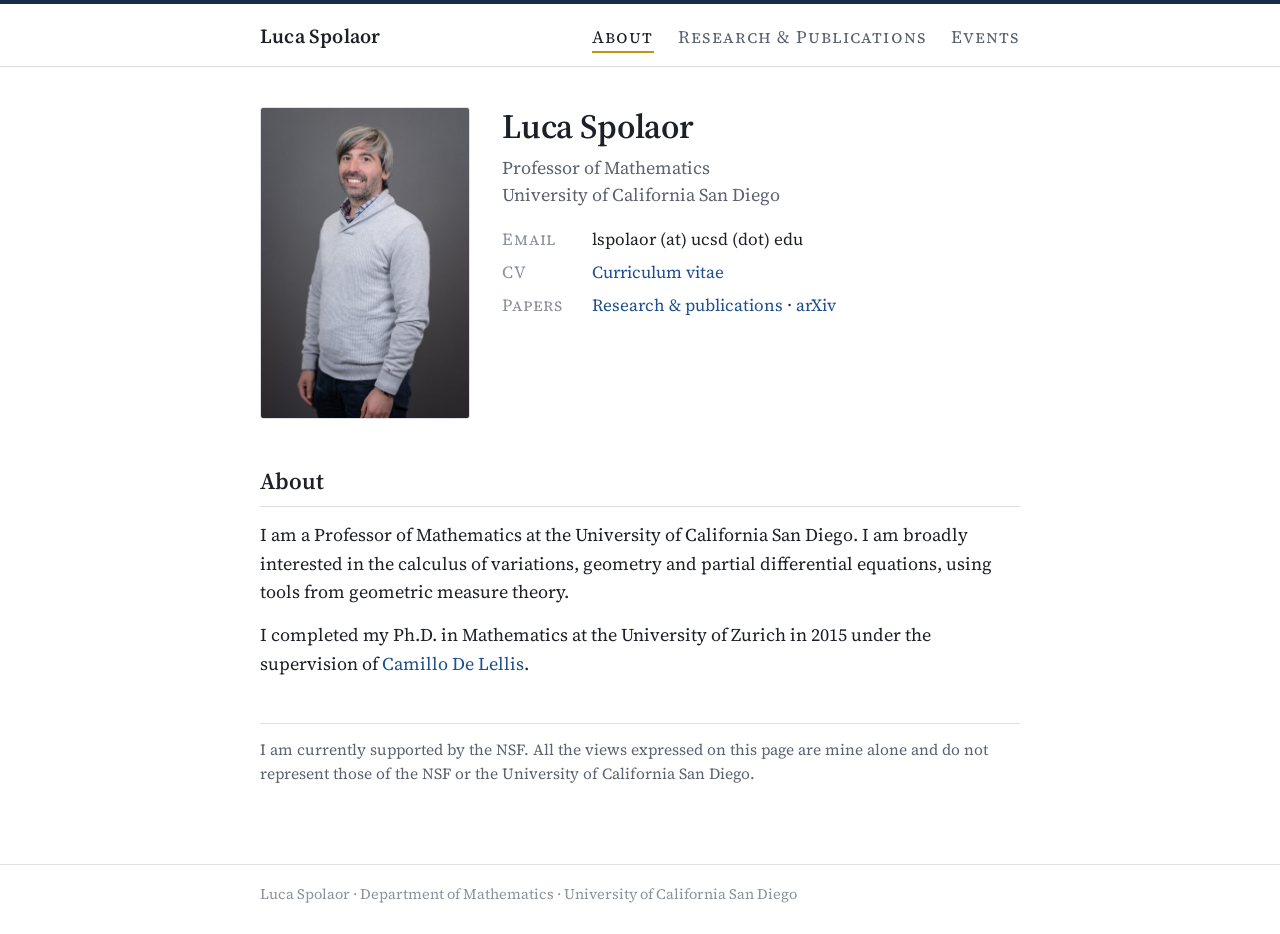
<file: index.html>
<!doctype html>
<html lang="en">
<head>
<meta charset="utf-8">
<meta name="viewport" content="width=device-width, initial-scale=1">
<title>Luca Spolaor · UC San Diego</title>
<meta name="description" content="Luca Spolaor, Professor of Mathematics at the University of California San Diego: calculus of variations, geometric measure theory and PDE.">
<link rel="preconnect" href="https://fonts.googleapis.com">
<link rel="preconnect" href="https://fonts.gstatic.com" crossorigin>
<link rel="stylesheet" href="https://fonts.googleapis.com/css2?family=Source+Serif+4:ital,opsz,wght@0,8..60,400;0,8..60,600;1,8..60,400&amp;display=swap">
<link rel="stylesheet" href="style.css">
<link rel="canonical" href="https://lspolaor.github.io/">
<script type="application/ld+json">{"@context":"https://schema.org","@type":"Person","name":"Luca Spolaor","jobTitle":"Professor of Mathematics","worksFor":{"@type":"CollegeOrUniversity","name":"University of California San Diego"},"alumniOf":{"@type":"CollegeOrUniversity","name":"University of Zurich"},"url":"https://lspolaor.github.io/","image":"https://lspolaor.github.io/portrait.jpg"}</script>
</head>
<body>
<header class="top">
<div class="wrap">
<a class="brand" href="index.html">Luca Spolaor</a>
<nav aria-label="Main">
<ul>
<li><a href="index.html" aria-current="page">About</a></li>
<li><a href="research.html">Research &amp; Publications</a></li>
<li><a href="events.html">Events</a></li>
</ul>
</nav>
</div>
</header>
<main class="wrap">
<div class="intro">
<img class="portrait" src="portrait.jpg" alt="Portrait of Luca Spolaor" width="210" height="313" onerror="this.style.display='none'">
<div>
<h1>Luca Spolaor</h1>
<p class="role">Professor of Mathematics<br>University of California San Diego</p>
<dl class="contact">
<dt>Email</dt><dd><span class="mail">lspolaor (at) ucsd (dot) edu</span></dd>
<dt>CV</dt><dd><a href="https://drive.google.com/a/ucsd.edu/open?id=1HpOcEtroazFHEO_uXjkOIOp6_u92f9Sr">Curriculum vitae</a></dd>
<dt>Papers</dt><dd><a href="research.html">Research &amp; publications</a> · <a href="https://arxiv.org/search/math?searchtype=author&amp;query=Spolaor,+L">arXiv</a></dd>
</dl>
</div>
</div>
<h2>About</h2>
<p>I am a Professor of Mathematics at the University of California San Diego. I am broadly interested in the calculus of variations, geometry and partial differential equations, using tools from geometric measure theory.</p>
<p>I completed my Ph.D. in Mathematics at the University of Zurich in 2015 under the supervision of <a href="https://www.math.ias.edu/delellis/node/1">Camillo De Lellis</a>.</p>
<p class="support">I am currently supported by the NSF. All the views expressed on this page are mine alone and do not represent those of the NSF or the University of California San Diego.</p>
</main>
<footer>
<div class="wrap">Luca Spolaor · Department of Mathematics · University of California San Diego</div>
</footer>
</body>
</html>
</file>
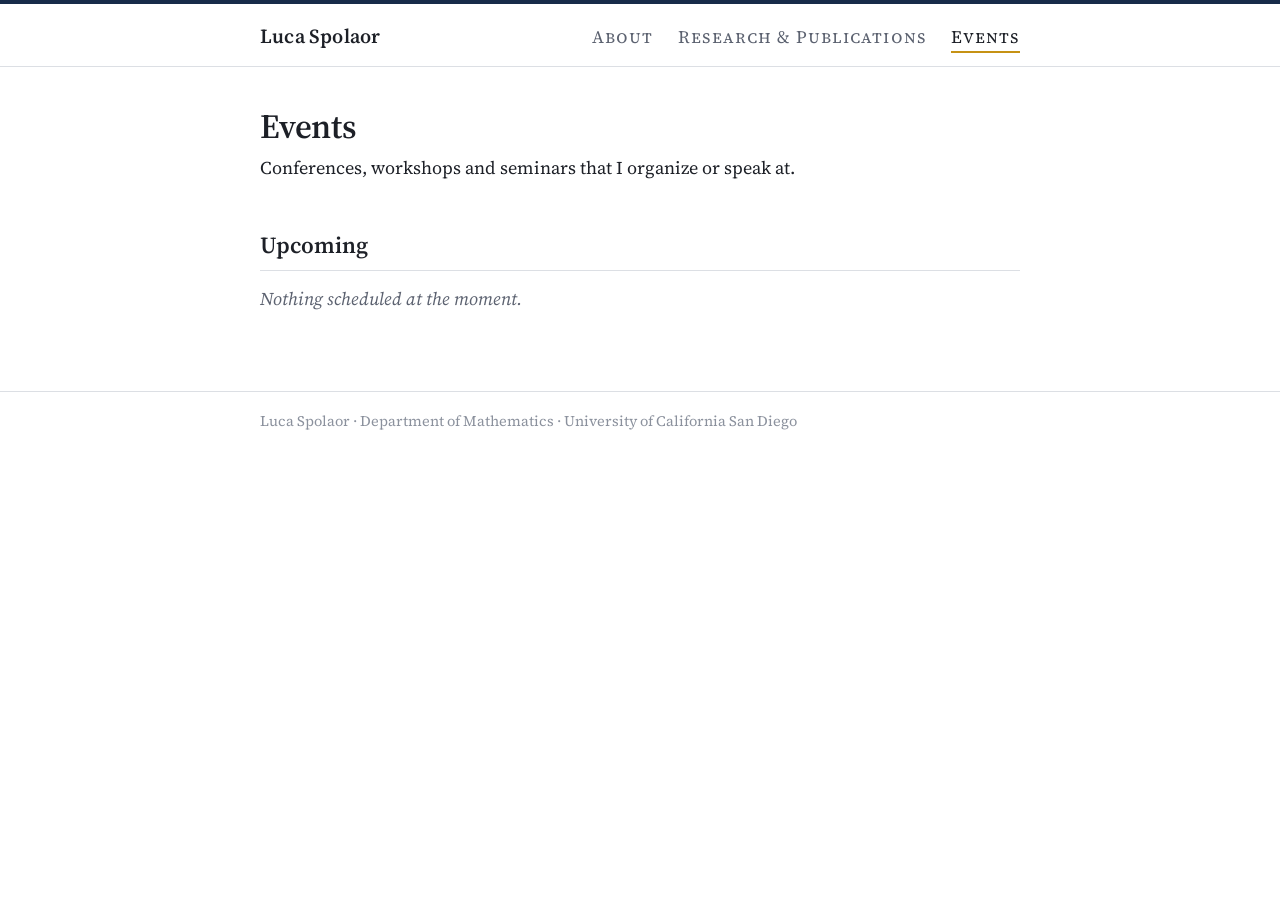
<file: events.html>
<!doctype html>
<html lang="en">
<head>
<meta charset="utf-8">
<meta name="viewport" content="width=device-width, initial-scale=1">
<title>Events · Luca Spolaor</title>
<meta name="description" content="Conferences, workshops and seminars organized by or featuring Luca Spolaor.">
<link rel="preconnect" href="https://fonts.googleapis.com">
<link rel="preconnect" href="https://fonts.gstatic.com" crossorigin>
<link rel="stylesheet" href="https://fonts.googleapis.com/css2?family=Source+Serif+4:ital,opsz,wght@0,8..60,400;0,8..60,600;1,8..60,400&amp;display=swap">
<link rel="stylesheet" href="style.css">
</head>
<body>
<header class="top">
<div class="wrap">
<a class="brand" href="index.html">Luca Spolaor</a>
<nav aria-label="Main">
<ul>
<li><a href="index.html">About</a></li>
<li><a href="research.html">Research &amp; Publications</a></li>
<li><a href="events.html" aria-current="page">Events</a></li>
</ul>
</nav>
</div>
</header>
<main class="wrap">
<h1>Events</h1>
<p>Conferences, workshops and seminars that I organize or speak at.</p>
<h2>Upcoming</h2>
<p class="empty">Nothing scheduled at the moment.</p>
</main>
<footer>
<div class="wrap">Luca Spolaor · Department of Mathematics · University of California San Diego</div>
</footer>
</body>
</html>
</file>
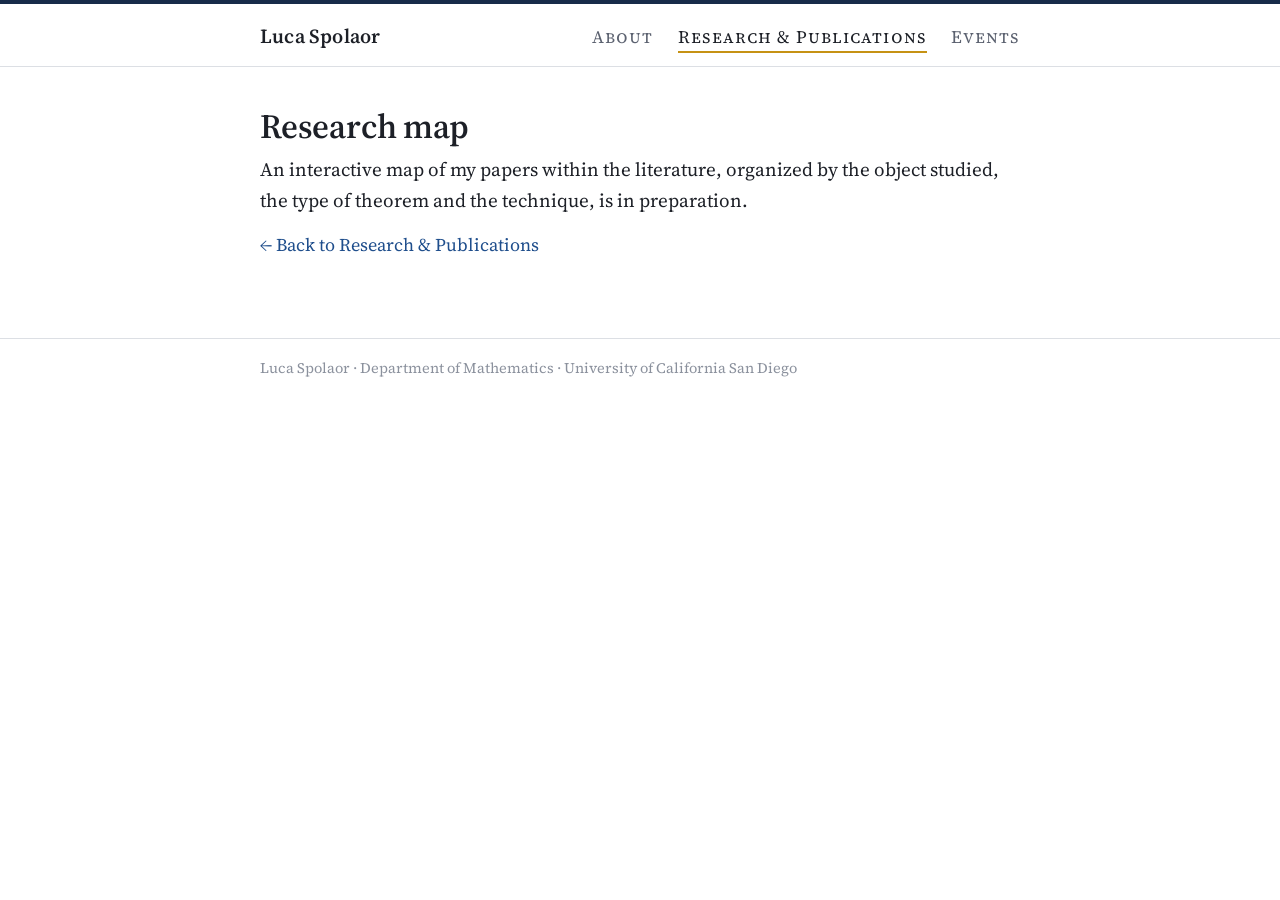
<file: map.html>
<!doctype html>
<html lang="en">
<head>
<meta charset="utf-8">
<meta name="viewport" content="width=device-width, initial-scale=1">
<title>Research map · Luca Spolaor</title>
<meta name="description" content="An interactive map of the research of Luca Spolaor, in preparation.">
<link rel="preconnect" href="https://fonts.googleapis.com">
<link rel="preconnect" href="https://fonts.gstatic.com" crossorigin>
<link rel="stylesheet" href="https://fonts.googleapis.com/css2?family=Source+Serif+4:ital,opsz,wght@0,8..60,400;0,8..60,600;1,8..60,400&amp;display=swap">
<link rel="stylesheet" href="style.css">
</head>
<body>
<header class="top">
<div class="wrap">
<a class="brand" href="index.html">Luca Spolaor</a>
<nav aria-label="Main">
<ul>
<li><a href="index.html">About</a></li>
<li><a href="research.html" aria-current="page">Research &amp; Publications</a></li>
<li><a href="events.html">Events</a></li>
</ul>
</nav>
</div>
</header>
<main class="wrap">
<h1>Research map</h1>
<p class="lede">An interactive map of my papers within the literature, organized by the object studied, the type of theorem and the technique, is in preparation.</p>
<p><a href="research.html">← Back to Research &amp; Publications</a></p>
</main>
<footer>
<div class="wrap">Luca Spolaor · Department of Mathematics · University of California San Diego</div>
</footer>
</body>
</html>
</file>
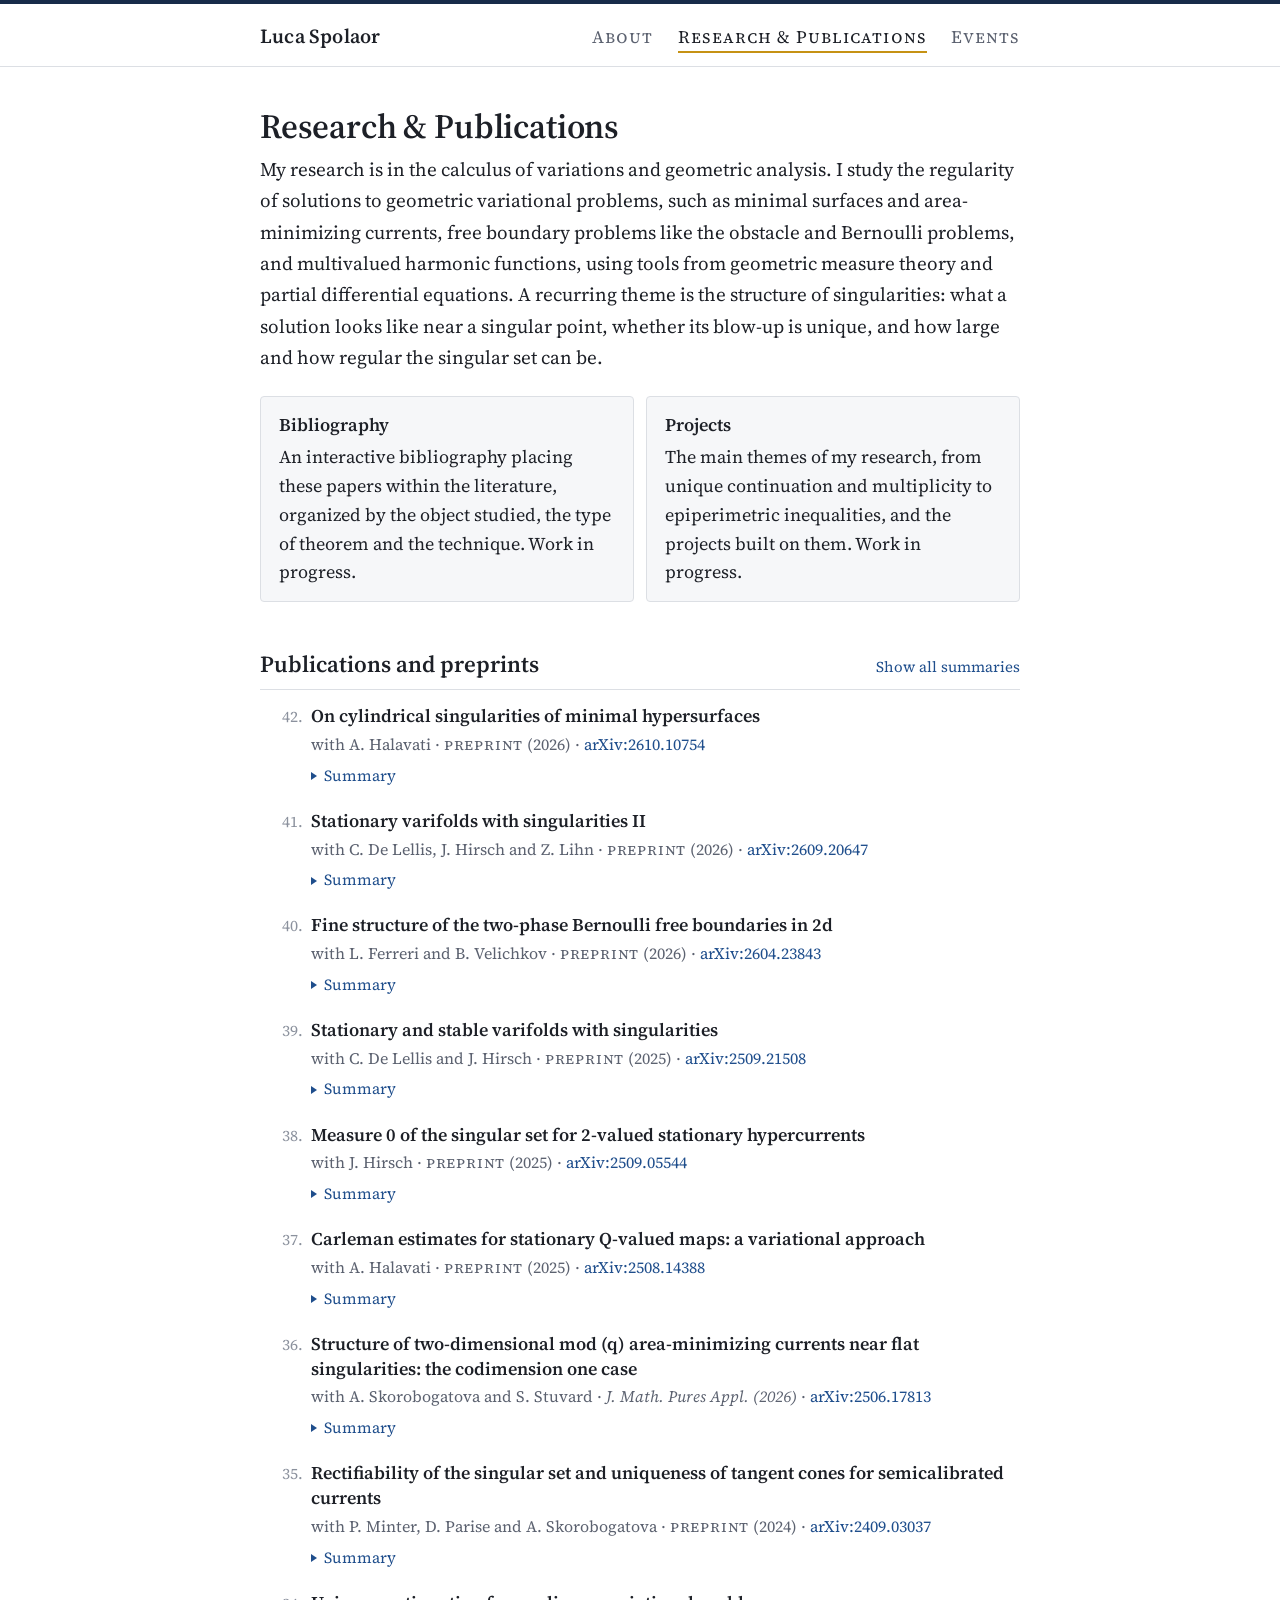
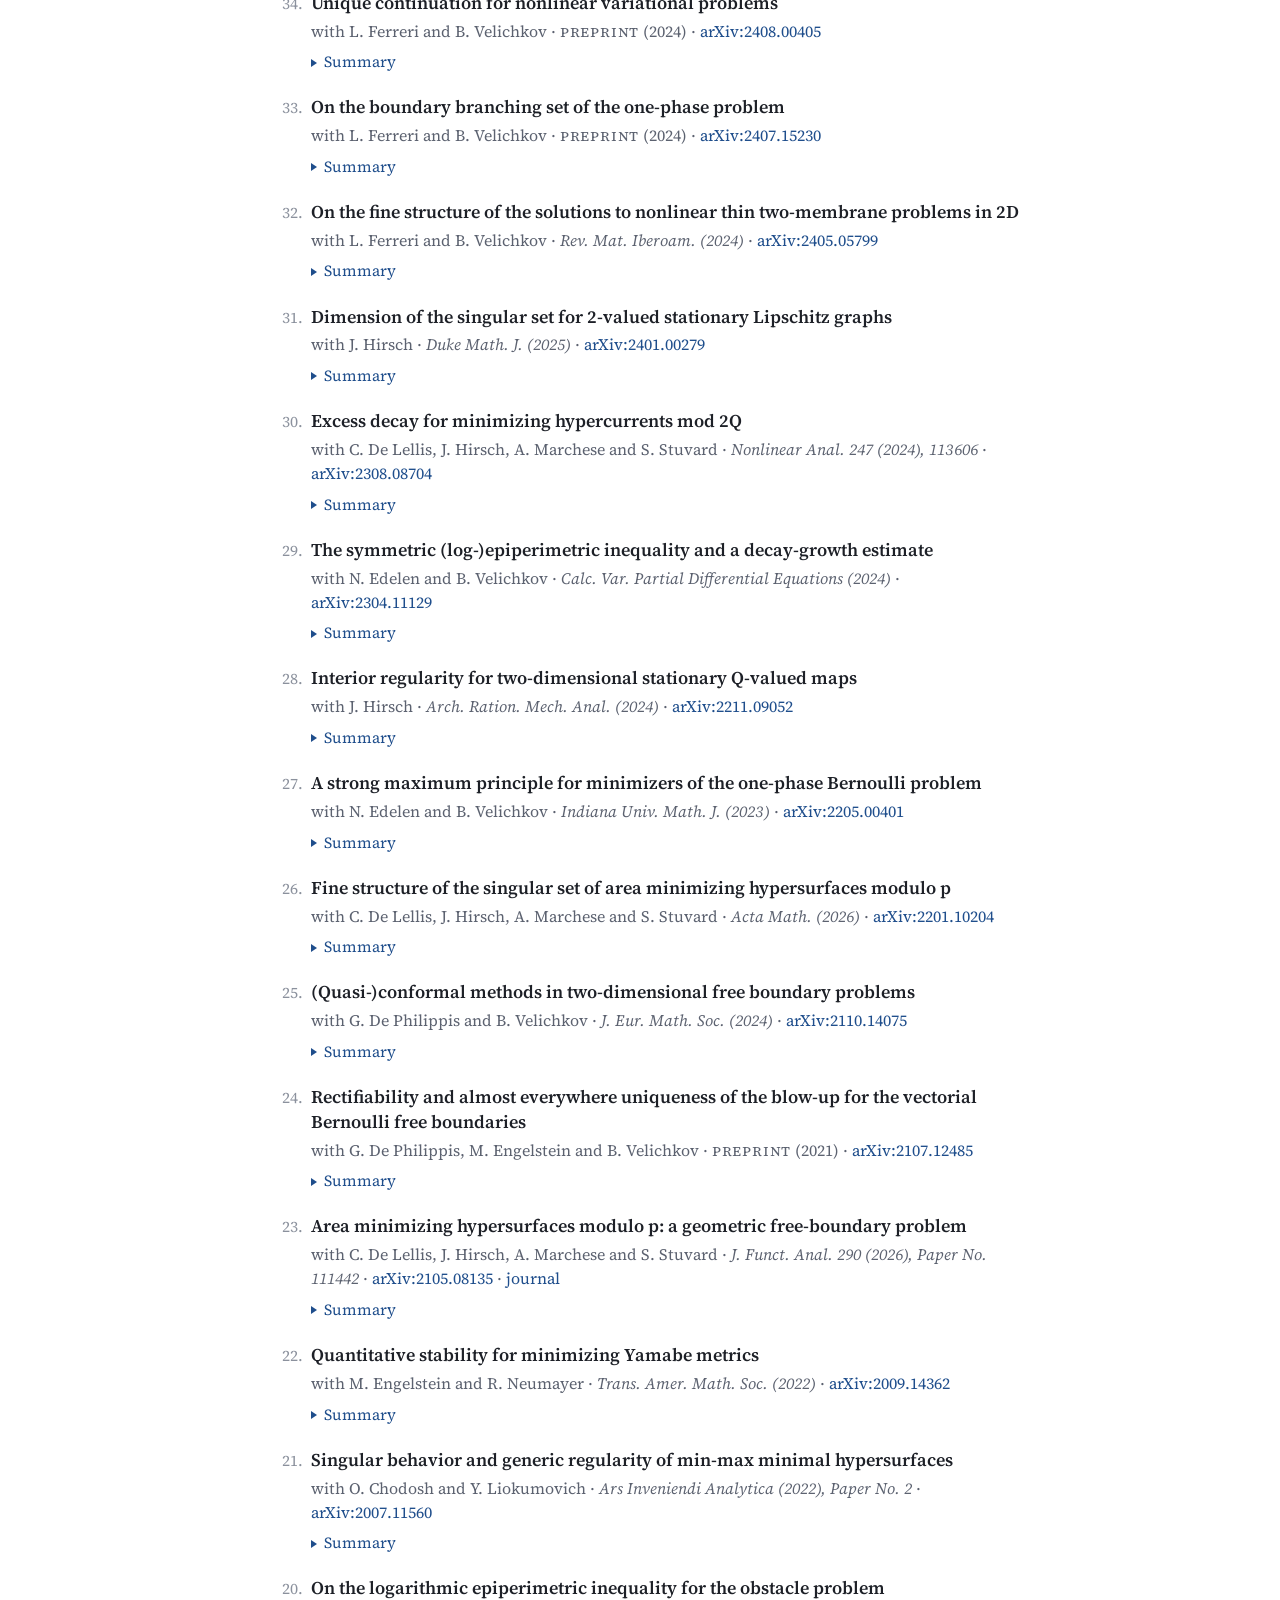
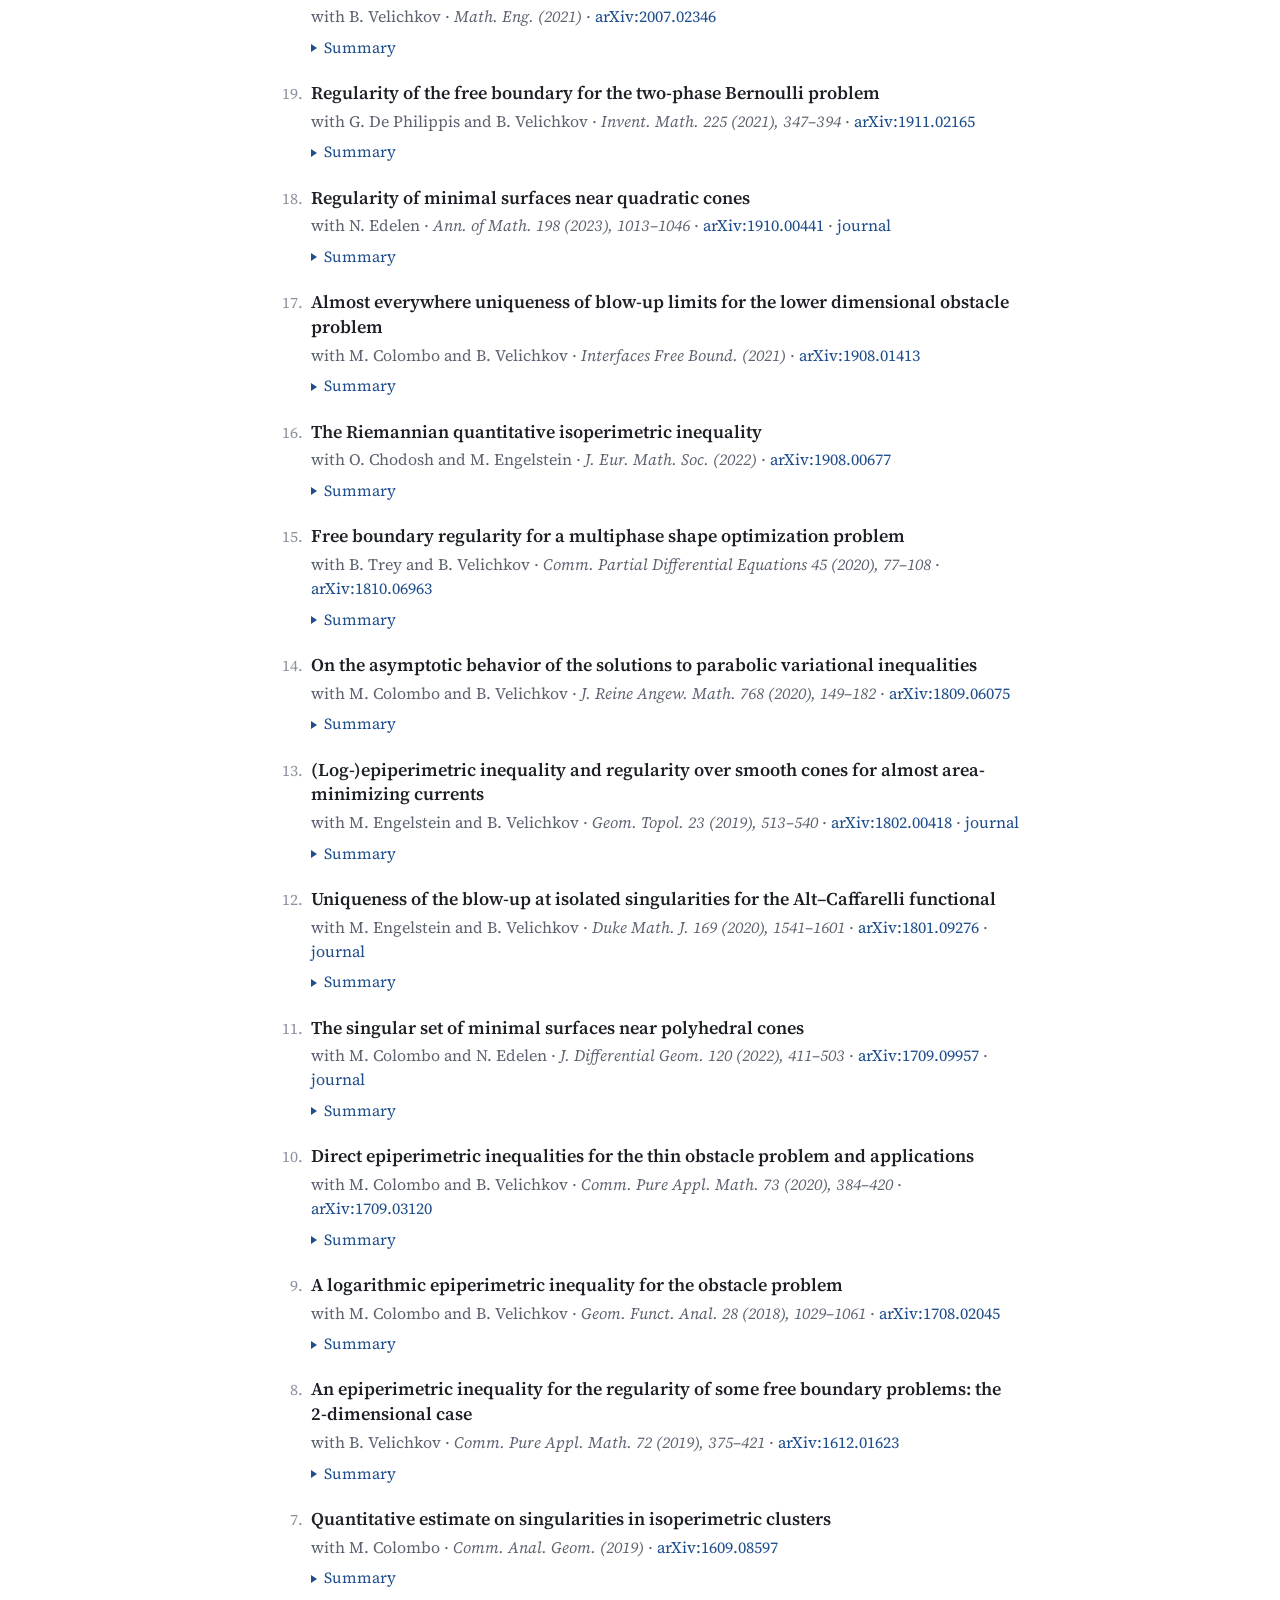
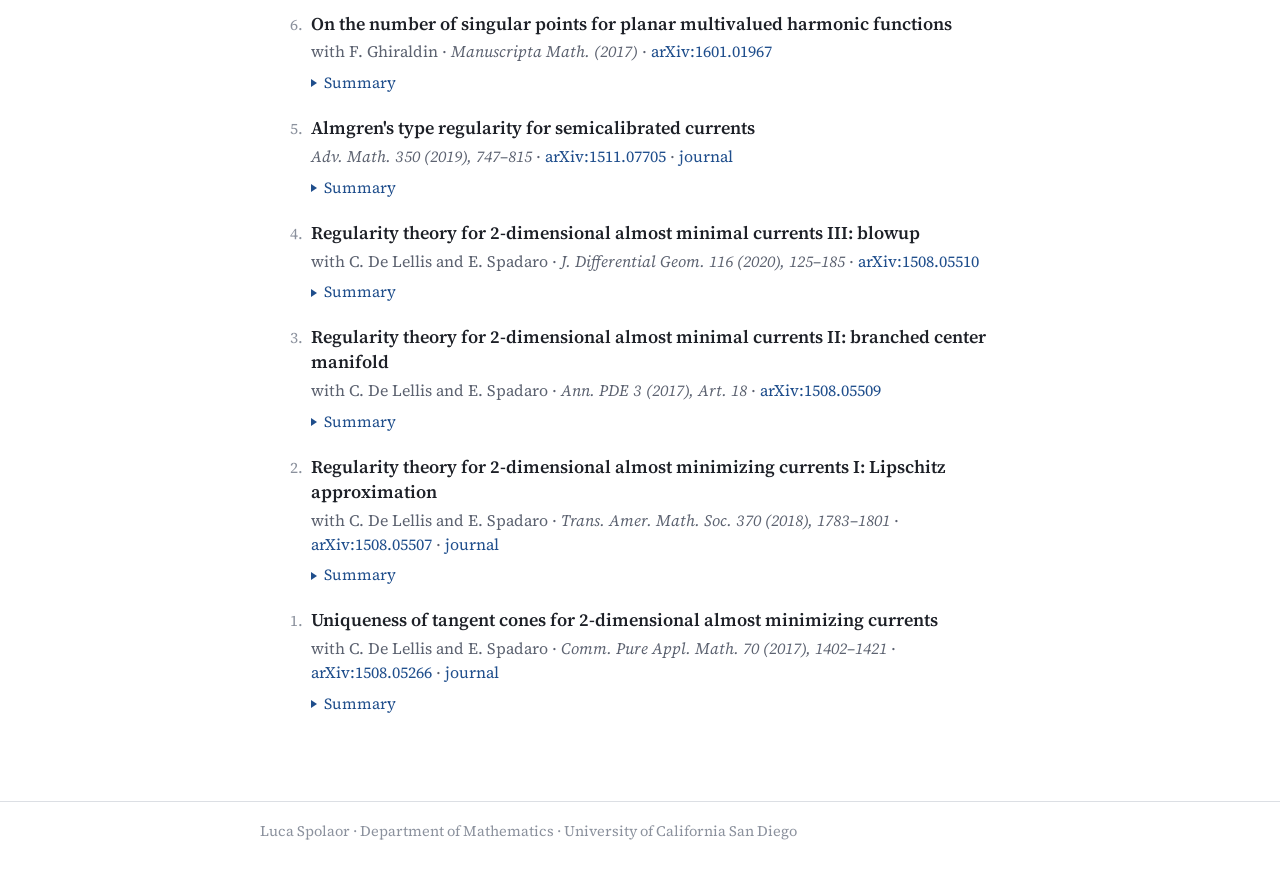
<file: research.html>
<!doctype html>
<html lang="en">
<head>
<meta charset="utf-8">
<meta name="viewport" content="width=device-width, initial-scale=1">
<title>Research & Publications · Luca Spolaor</title>
<meta name="description" content="Research summary and publications of Luca Spolaor: minimal surfaces, free boundary problems, multivalued functions and geometric inequalities.">
<link rel="preconnect" href="https://fonts.googleapis.com">
<link rel="preconnect" href="https://fonts.gstatic.com" crossorigin>
<link rel="stylesheet" href="https://fonts.googleapis.com/css2?family=Source+Serif+4:ital,opsz,wght@0,8..60,400;0,8..60,600;1,8..60,400&amp;display=swap">
<link rel="stylesheet" href="style.css">
</head>
<body>
<header class="top">
<div class="wrap">
<a class="brand" href="index.html">Luca Spolaor</a>
<nav aria-label="Main">
<ul>
<li><a href="index.html">About</a></li>
<li><a href="research.html" aria-current="page">Research &amp; Publications</a></li>
<li><a href="events.html">Events</a></li>
</ul>
</nav>
</div>
</header>
<main class="wrap">
<h1>Research &amp; Publications</h1>
<p class="lede">My research is in the calculus of variations and geometric analysis. I study the regularity of solutions to geometric variational problems, such as minimal surfaces and area-minimizing currents, free boundary problems like the obstacle and Bernoulli problems, and multivalued harmonic functions, using tools from geometric measure theory and partial differential equations. A recurring theme is the structure of singularities: what a solution looks like near a singular point, whether its blow-up is unique, and how large and how regular the singular set can be.</p>
<div class="notes-row">
<div class="map-note"><p class="note-title">Bibliography</p><p>An interactive bibliography placing these papers within the literature, organized by the object studied, the type of theorem and the technique. Work in progress.</p></div>
<div class="map-note"><p class="note-title">Projects</p><p>The main themes of my research, from unique continuation and multiplicity to epiperimetric inequalities, and the projects built on them. Work in progress.</p></div>
</div>
<div class="list-head"><h2>Publications and preprints</h2><button type="button" class="toggle-all" id="toggle-all" aria-pressed="false" hidden>Show all summaries</button></div>
<ol class="pubs" reversed>
<li id="halavati-spolaor-cylindrical">
<p class="pub-title">On cylindrical singularities of minimal hypersurfaces</p>
<p class="pub-meta">with A. Halavati · <span class="pre">preprint</span> (2026) · <a href="https://arxiv.org/abs/2610.10754">arXiv:2610.10754</a></p>
<details class="pub-more"><summary>Summary</summary>
<div class="pub-body"><figure class="pf" data-fig="cyl-accum"><div class="pf-art"></div><figcaption>Isolated singular points accumulating on the axis of a cylindrical cone.</figcaption></figure>
<p>Simon's theorem describes a minimal hypersurface near a cylindrical singularity, a point where it looks like a cone times a line, provided the nearby singular set has no holes. We construct, in ℝ<sup>9</sup> with a smooth conformally flat metric, a minimal hypersurface whose tangent cone at the origin is C<sub>3,3</sub>&#8202;×&#8202;ℝ and which has a sequence of isolated singular points, modelled on C<sub>4,3</sub>, accumulating there. So the no-holes condition can genuinely fail; whether this can happen for the Euclidean metric is open.</p></div>
</details>
</li>
<li id="de-lellis-hirsch-lihn-spolaor-varifolds-ii">
<p class="pub-title">Stationary varifolds with singularities II</p>
<p class="pub-meta">with C. De Lellis, J. Hirsch and Z. Lihn · <span class="pre">preprint</span> (2026) · <a href="https://arxiv.org/abs/2609.20647">arXiv:2609.20647</a></p>
<details class="pub-more"><summary>Summary</summary>
<div class="pub-body"><figure class="pf" data-fig="necks"><div class="pf-art"></div><figcaption>Infinitely many necks between two sheets, accumulating at a flat point of multiplicity two.</figcaption></figure>
<p>For every dimension <i>m</i>&#8201;≥&#8201;3 we construct, for a smooth Riemannian metric, a stationary integral <i>m</i>-varifold with a flat tangent plane of multiplicity two at an interior point <i>p</i>, which is a smooth immersed minimal surface away from <i>p</i> but has infinite topology in every neighborhood of <i>p</i>. Unlike the construction in our earlier paper, the metric here is smooth.</p></div>
</details>
</li>
<li id="ferreri-spolaor-velichkov-two-phase-2d">
<p class="pub-title">Fine structure of the two-phase Bernoulli free boundaries in 2d</p>
<p class="pub-meta">with L. Ferreri and B. Velichkov · <span class="pre">preprint</span> (2026) · <a href="https://arxiv.org/abs/2604.23843">arXiv:2604.23843</a></p>
<details class="pub-more"><summary>Summary</summary>
<div class="pub-body"><figure class="pf" data-fig="two-phase-fine"><div class="pf-art"></div><figcaption>Two phases sticking together and separating at branch points, with one branch point magnified.</figcaption></figure>
<p>In the two-phase Bernoulli problem the positive and the negative phase can stick together along part of the free boundary and separate elsewhere; the points where they separate are branch points. In dimension two we describe the fine structure of the free boundary near these branch points.</p></div>
</details>
</li>
<li id="de-lellis-hirsch-spolaor-varifolds">
<p class="pub-title">Stationary and stable varifolds with singularities</p>
<p class="pub-meta">with C. De Lellis and J. Hirsch · <span class="pre">preprint</span> (2025) · <a href="https://arxiv.org/abs/2509.21508">arXiv:2509.21508</a></p>
<details class="pub-more"><summary>Summary</summary>
<div class="pub-body"><figure class="pf" data-fig="necks-disks"><div class="pf-art"></div><figcaption>Two sheets near a plane counted twice, with catenoidal necks (left) and floating disks (right) accumulating at the singular point.</figcaption></figure>
<p>Can a stationary surface be singular at a point where it looks like a flat plane counted twice? We construct minimal hypersurfaces in ℝ<sup><i>m</i>+1</sup>, for a C<sup>1,α</sup> metric, made of two sheets with a sequence of catenoidal necks, or of floating disks, accumulating at an isolated flat singular point of multiplicity two.</p></div>
</details>
</li>
<li id="hirsch-spolaor-measure-zero">
<p class="pub-title">Measure 0 of the singular set for 2-valued stationary hypercurrents</p>
<p class="pub-meta">with J. Hirsch · <span class="pre">preprint</span> (2025) · <a href="https://arxiv.org/abs/2509.05544">arXiv:2509.05544</a></p>
<details class="pub-more"><summary>Summary</summary>
<div class="pub-body"><figure class="pf" data-fig="q-five-halves"><div class="pf-art"></div><figcaption>A two-valued graph whose sheets meet and separate at a branch point.</figcaption></figure>
<p>Stationary surfaces, unlike area-minimizing ones, can a priori be singular on large sets, and points where two sheets come together are the first obstruction to a regularity theory. We prove that the singular set of a two-valued stationary hypercurrent has measure zero.</p></div>
</details>
</li>
<li id="halavati-spolaor-carleman">
<p class="pub-title">Carleman estimates for stationary Q-valued maps: a variational approach</p>
<p class="pub-meta">with A. Halavati · <span class="pre">preprint</span> (2025) · <a href="https://arxiv.org/abs/2508.14388">arXiv:2508.14388</a></p>
<details class="pub-more"><summary>Summary</summary>
<div class="pub-body"><figure class="pf" data-fig="doubling-carleman"><div class="pf-art"></div><figcaption>Growth across scales is controlled, so a solution cannot vanish to infinite order.</figcaption></figure>
<p>Carleman estimates are a classical route to unique continuation. We prove Carleman estimates for multivalued maps that are only stationary for the Dirichlet energy, a setting where no equation is available in the usual sense, with a purely variational argument.</p></div>
</details>
</li>
<li id="skorobogatova-spolaor-stuvard-mod-q">
<p class="pub-title">Structure of two-dimensional mod (q) area-minimizing currents near flat singularities: the codimension one case</p>
<p class="pub-meta">with A. Skorobogatova and S. Stuvard · <span class="venue">J. Math. Pures Appl. (2026)</span> · <a href="https://arxiv.org/abs/2506.17813">arXiv:2506.17813</a></p>
<details class="pub-more"><summary>Summary</summary>
<div class="pub-body"><figure class="pf" data-fig="book"><div class="pf-art"></div><figcaption>Nearly flat sheets meeting along a common edge.</figcaption></figure>
<p>Surfaces that minimize area modulo q can be singular even where they look flat: several sheets may come together along a plane counted with multiplicity. For two-dimensional surfaces in three-dimensional space we describe the structure of a mod q minimizer near such flat singular points.</p></div>
</details>
</li>
<li id="minter-parise-skorobogatova-spolaor">
<p class="pub-title">Rectifiability of the singular set and uniqueness of tangent cones for semicalibrated currents</p>
<p class="pub-meta">with P. Minter, D. Parise and A. Skorobogatova · <span class="pre">preprint</span> (2024) · <a href="https://arxiv.org/abs/2409.03037">arXiv:2409.03037</a></p>
<details class="pub-more"><summary>Summary</summary>
<div class="pub-body"><figure class="pf" data-fig="sing-curve"><div class="pf-art"></div><figcaption>A rectifiable singular set: it has a tangent direction at almost every point.</figcaption></figure>
<p>Semicalibrated currents, such as special Legendrian cycles and pseudoholomorphic curves, are only almost minimizing. We show that their interior singular set is (<i>m</i>&#8722;2)-rectifiable and that the tangent cone is unique at almost every singular point, extending recent results for area-minimizing currents.</p></div>
</details>
</li>
<li id="ferreri-spolaor-velichkov-unique-continuation">
<p class="pub-title">Unique continuation for nonlinear variational problems</p>
<p class="pub-meta">with L. Ferreri and B. Velichkov · <span class="pre">preprint</span> (2024) · <a href="https://arxiv.org/abs/2408.00405">arXiv:2408.00405</a></p>
<details class="pub-more"><summary>Summary</summary>
<div class="pub-body"><figure class="pf" data-fig="doubling"><div class="pf-art"></div><figcaption>Bounds on the frequency: the growth of a solution across scales stays between two rates.</figcaption></figure>
<p>Unique continuation asks whether a solution is determined by its behavior on an arbitrarily small open set. We prove unique continuation results for a class of nonlinear variational problems, beyond the linear setting where the classical tools apply.</p></div>
</details>
</li>
<li id="ferreri-spolaor-velichkov-boundary-branching">
<p class="pub-title">On the boundary branching set of the one-phase problem</p>
<p class="pub-meta">with L. Ferreri and B. Velichkov · <span class="pre">preprint</span> (2024) · <a href="https://arxiv.org/abs/2407.15230">arXiv:2407.15230</a></p>
<details class="pub-more"><summary>Summary</summary>
<div class="pub-body"><figure class="pf" data-fig="container"><div class="pf-art"></div><figcaption>A free boundary that sticks to the wall of the container and detaches from it.</figcaption></figure>
<p>When the one-phase Bernoulli problem is posed inside a container, the free boundary can stick to the wall on some regions and leave it on others. We study the boundary branching set, made of the points where the free boundary detaches from the fixed boundary.</p></div>
</details>
</li>
<li id="ferreri-spolaor-velichkov-two-membrane">
<p class="pub-title">On the fine structure of the solutions to nonlinear thin two-membrane problems in 2D</p>
<p class="pub-meta">with L. Ferreri and B. Velichkov · <span class="venue">Rev. Mat. Iberoam. (2024)</span> · <a href="https://arxiv.org/abs/2405.05799">arXiv:2405.05799</a></p>
<details class="pub-more"><summary>Summary</summary>
<div class="pub-body"><figure class="pf" data-fig="membranes"><div class="pf-art"></div><figcaption>Two membranes that coincide on an interval and separate at its endpoints.</figcaption></figure>
<p>Two-membrane problems model two elastic membranes that cannot cross and may stick together on an unknown region. For nonlinear thin two-membrane problems in dimension two we describe the fine structure of the solutions near the points where the membranes separate.</p></div>
</details>
</li>
<li id="hirsch-spolaor-dimension">
<p class="pub-title">Dimension of the singular set for 2-valued stationary Lipschitz graphs</p>
<p class="pub-meta">with J. Hirsch · <span class="venue">Duke Math. J. (2025)</span> · <a href="https://arxiv.org/abs/2401.00279">arXiv:2401.00279</a></p>
<details class="pub-more"><summary>Summary</summary>
<div class="pub-body"><figure class="pf" data-fig="q-three-halves"><div class="pf-art"></div><figcaption>The two sheets of a branched minimal graph.</figcaption></figure>
<p>A minimal hypersurface that is a two-valued Lipschitz graph can branch: its two sheets meet and separate along a singular set. For graphs that are only stationary, not minimizing, we bound the Hausdorff dimension of this singular set.</p></div>
</details>
</li>
<li id="dhmss-excess-decay">
<p class="pub-title">Excess decay for minimizing hypercurrents mod 2Q</p>
<p class="pub-meta">with C. De Lellis, J. Hirsch, A. Marchese and S. Stuvard · <span class="venue">Nonlinear Anal. 247 (2024), 113606</span> · <a href="https://arxiv.org/abs/2308.08704">arXiv:2308.08704</a></p>
<details class="pub-more"><summary>Summary</summary>
<div class="pub-body"><figure class="pf" data-fig="excess-decay"><div class="pf-art"></div><figcaption>Sheets flattening onto a plane at smaller scales.</figcaption></figure>
<p>For hypersurfaces minimizing area modulo an even integer 2<i>Q</i>, a plane counted <i>Q</i> times is a singular configuration. We prove an excess decay theorem near such flat configurations: if the surface is close to a plane of multiplicity <i>Q</i> at one scale, it is quantitatively closer at smaller scales.</p></div>
</details>
</li>
<li id="edelen-spolaor-velichkov-symmetric">
<p class="pub-title">The symmetric (log-)epiperimetric inequality and a decay-growth estimate</p>
<p class="pub-meta">with N. Edelen and B. Velichkov · <span class="venue">Calc. Var. Partial Differential Equations (2024)</span> · <a href="https://arxiv.org/abs/2304.11129">arXiv:2304.11129</a></p>
<details class="pub-more"><summary>Summary</summary>
<div class="pub-body"><figure class="pf" data-fig="decay-growth"><div class="pf-art"></div><figcaption>Distance from a cone across scales: decay on one side, growth on the other.</figcaption></figure>
<p>Epiperimetric inequalities control how fast a solution approaches its blow-up as the scale decreases. We prove a symmetric version, which also controls what happens as the scale increases, and deduce a decay-growth estimate for the distance from a cone across scales.</p></div>
</details>
</li>
<li id="hirsch-spolaor-stationary-q-valued">
<p class="pub-title">Interior regularity for two-dimensional stationary Q-valued maps</p>
<p class="pub-meta">with J. Hirsch · <span class="venue">Arch. Ration. Mech. Anal. (2024)</span> · <a href="https://arxiv.org/abs/2211.09052">arXiv:2211.09052</a></p>
<details class="pub-more"><summary>Summary</summary>
<div class="pub-body"><figure class="pf" data-fig="q-three-valued"><div class="pf-art"></div><figcaption>A three-valued harmonic function near a branch point.</figcaption></figure>
<p>Almgren's multivalued functions describe minimal surfaces near points of higher multiplicity. Minimizers of the Dirichlet energy are well understood, while maps that are only stationary are much harder to handle. In dimension two we prove interior regularity for stationary <i>Q</i>-valued maps.</p></div>
</details>
</li>
<li id="edelen-spolaor-velichkov-maximum-principle">
<p class="pub-title">A strong maximum principle for minimizers of the one-phase Bernoulli problem</p>
<p class="pub-meta">with N. Edelen and B. Velichkov · <span class="venue">Indiana Univ. Math. J. (2023)</span> · <a href="https://arxiv.org/abs/2205.00401">arXiv:2205.00401</a></p>
<details class="pub-more"><summary>Summary</summary>
<div class="pub-body"><figure class="pf" data-fig="touching"><div class="pf-art"></div><figcaption>Two ordered free boundaries touching at a singular point.</figcaption></figure>
<p>We prove a strong maximum principle for the one-phase Bernoulli problem: if two ordered minimizers have free boundaries that touch, then they coincide, even when the contact happens at a singular point.</p></div>
</details>
</li>
<li id="dhmss-fine-structure">
<p class="pub-title">Fine structure of the singular set of area minimizing hypersurfaces modulo p</p>
<p class="pub-meta">with C. De Lellis, J. Hirsch, A. Marchese and S. Stuvard · <span class="venue">Acta Math. (2026)</span> · <a href="https://arxiv.org/abs/2201.10204">arXiv:2201.10204</a></p>
<details class="pub-more"><summary>Summary</summary>
<div class="pub-body"><figure class="pf" data-fig="y-sheets-5"><div class="pf-art"></div><figcaption>Sheets of multiplicities 2, 2 and 1 meeting along an edge (p = 5).</figcaption></figure>
<p>We complete the description of hypersurfaces minimizing area modulo <i>p</i>, for every <i>p</i>: up to a closed set of codimension two, the singular set is a C<sup>1,α</sup> submanifold along which finitely many smooth sheets meet, with multiplicities adding up to <i>p</i>. The key new step shows that singular points with flat blow-ups, which occur for even <i>p</i>, form a set of codimension at least two.</p></div>
</details>
</li>
<li id="de-philippis-spolaor-velichkov-conformal">
<p class="pub-title">(Quasi-)conformal methods in two-dimensional free boundary problems</p>
<p class="pub-meta">with G. De Philippis and B. Velichkov · <span class="venue">J. Eur. Math. Soc. (2024)</span> · <a href="https://arxiv.org/abs/2110.14075">arXiv:2110.14075</a></p>
<details class="pub-more"><summary>Summary</summary>
<div class="pub-body"><figure class="pf" data-fig="two-phase-qc"><div class="pf-art"></div><figcaption>Level lines and gradient lines forming an orthogonal net near a branch point.</figcaption></figure>
<p>In the plane, complex analysis provides tools with no analogue in higher dimensions. We develop conformal and quasi-conformal methods for free boundary problems in dimension two and use them to study the free boundary of two-phase problems near branch points.</p></div>
</details>
</li>
<li id="dpesv-vectorial">
<p class="pub-title">Rectifiability and almost everywhere uniqueness of the blow-up for the vectorial Bernoulli free boundaries</p>
<p class="pub-meta">with G. De Philippis, M. Engelstein and B. Velichkov · <span class="pre">preprint</span> (2021) · <a href="https://arxiv.org/abs/2107.12485">arXiv:2107.12485</a></p>
<details class="pub-more"><summary>Summary</summary>
<div class="pub-body"><figure class="pf" data-fig="vectorial"><div class="pf-art"></div><figcaption>A cusp where the zero set closes up and continues as a curve.</figcaption></figure>
<p>For the vectorial Bernoulli problem without sign constraints, the free boundary contains branching points, where the blow-up is a linear map. We show that these points form rectifiable strata of the expected dimensions and that the blow-up is unique at almost every branching point.</p></div>
</details>
</li>
<li id="dhmss-free-boundary">
<p class="pub-title">Area minimizing hypersurfaces modulo p: a geometric free-boundary problem</p>
<p class="pub-meta">with C. De Lellis, J. Hirsch, A. Marchese and S. Stuvard · <span class="venue">J. Funct. Anal. 290 (2026), Paper No. 111442</span> · <a href="https://arxiv.org/abs/2105.08135">arXiv:2105.08135</a> · <a href="https://doi.org/10.1016/j.jfa.2026.111442">journal</a></p>
<details class="pub-more"><summary>Summary</summary>
<div class="pub-body"><figure class="pf" data-fig="y-sheets-3"><div class="pf-art"></div><figcaption>Three minimal sheets meeting along their common boundary (p = 3).</figcaption></figure>
<p>A hypersurface minimizing area modulo <i>p</i> can be singular in codimension one, where several smooth sheets meet along a common edge, as in soap films. For odd <i>p</i> we show that, outside a closed set of codimension two, a minimizer consists of finitely many smooth minimal sheets meeting along a common C<sup>1,α</sup> boundary, a free boundary of geometric nature. For even <i>p</i> the same holds near every point where one tangent cone has this form.</p></div>
</details>
</li>
<li id="engelstein-neumayer-spolaor-yamabe">
<p class="pub-title">Quantitative stability for minimizing Yamabe metrics</p>
<p class="pub-meta">with M. Engelstein and R. Neumayer · <span class="venue">Trans. Amer. Math. Soc. (2022)</span> · <a href="https://arxiv.org/abs/2009.14362">arXiv:2009.14362</a></p>
<details class="pub-more"><summary>Summary</summary>
<div class="pub-body"><figure class="pf" data-fig="wells"><div class="pf-art"></div><figcaption>Energy deficit against distance from the minimizers, for a non-degenerate and a degenerate minimum.</figcaption></figure>
<p>The Yamabe problem asks for a metric of constant scalar curvature in a given conformal class. We prove that a conformal metric whose Yamabe energy is almost minimal is quantitatively close to a minimizing Yamabe metric, and we study the optimal rate: quadratic in non-degenerate situations, possibly worse in degenerate ones.</p></div>
</details>
</li>
<li id="chodosh-liokumovich-spolaor">
<p class="pub-title">Singular behavior and generic regularity of min-max minimal hypersurfaces</p>
<p class="pub-meta">with O. Chodosh and Y. Liokumovich · <span class="venue">Ars Inveniendi Analytica (2022), Paper No. 2</span> · <a href="https://arxiv.org/abs/2007.11560">arXiv:2007.11560</a></p>
<details class="pub-more"><summary>Summary</summary>
<div class="pub-body"><figure class="pf" data-fig="cassini"><div class="pf-art"></div><figcaption>A sweepout whose critical level is singular.</figcaption></figure>
<p>Min-max methods produce minimal hypersurfaces in every closed manifold, but in dimension eight these may have isolated singular points. We analyze the singularities of one-parameter min-max hypersurfaces and show, for instance, that a generic eight-dimensional manifold with positive Ricci curvature contains a smooth minimal hypersurface.</p></div>
</details>
</li>
<li id="spolaor-velichkov-log-epi">
<p class="pub-title">On the logarithmic epiperimetric inequality for the obstacle problem</p>
<p class="pub-meta">with B. Velichkov · <span class="venue">Math. Eng. (2021)</span> · <a href="https://arxiv.org/abs/2007.02346">arXiv:2007.02346</a></p>
<details class="pub-more"><summary>Summary</summary>
<div class="pub-body"><figure class="pf" data-fig="log-rate"><div class="pf-art"></div><figcaption>Logarithmic and polynomial convergence to the blow-up.</figcaption></figure>
<p>We revisit the logarithmic epiperimetric inequality at the singular points of the obstacle problem and its consequences: uniqueness of blow-ups with an explicit rate and regularity of the singular set.</p></div>
</details>
</li>
<li id="de-philippis-spolaor-velichkov-two-phase">
<p class="pub-title">Regularity of the free boundary for the two-phase Bernoulli problem</p>
<p class="pub-meta">with G. De Philippis and B. Velichkov · <span class="venue">Invent. Math. 225 (2021), 347–394</span> · <a href="https://arxiv.org/abs/1911.02165">arXiv:1911.02165</a></p>
<details class="pub-more"><summary>Summary</summary>
<div class="pub-body"><figure class="pf" data-fig="two-phase"><div class="pf-art"></div><figcaption>Positive and negative phases sticking together and separating at two branch points.</figcaption></figure>
<p>In the two-phase Bernoulli problem the positive and the negative phase may stick together on part of the free boundary and separate elsewhere. We prove that, in every dimension, both free boundaries are C<sup>1,η</sup> graphs near every two-phase point, including the branch points where the phases separate. This completes the regularity theory initiated by Alt, Caffarelli and Friedman.</p></div>
</details>
</li>
<li id="edelen-spolaor-quadratic-cones">
<p class="pub-title">Regularity of minimal surfaces near quadratic cones</p>
<p class="pub-meta">with N. Edelen · <span class="venue">Ann. of Math. 198 (2023), 1013–1046</span> · <a href="https://arxiv.org/abs/1910.00441">arXiv:1910.00441</a> · <a href="https://doi.org/10.4007/annals.2023.198.3.2">journal</a></p>
<details class="pub-more"><summary>Summary</summary>
<div class="pub-body"><figure class="pf" data-fig="simons"><div class="pf-art"></div><figcaption>A quadratic cone, the leaves of its Hardt–Simon foliation, and a nearby minimal surface (green).</figcaption></figure>
<p>The Simons cone is the simplest singular area-minimizing hypersurface. We show that every minimal surface close enough to a minimizing quadratic cone is a smooth perturbation either of the cone itself or of one of the smooth leaves of its Hardt–Simon foliation, so these singularities determine the structure of all nearby minimal surfaces.</p></div>
</details>
</li>
<li id="colombo-spolaor-velichkov-ae-uniqueness">
<p class="pub-title">Almost everywhere uniqueness of blow-up limits for the lower dimensional obstacle problem</p>
<p class="pub-meta">with M. Colombo and B. Velichkov · <span class="venue">Interfaces Free Bound. (2021)</span> · <a href="https://arxiv.org/abs/1908.01413">arXiv:1908.01413</a></p>
<details class="pub-more"><summary>Summary</summary>
<div class="pub-body"><figure class="pf" data-fig="thin-7-2"><div class="pf-art"></div><figcaption>A homogeneous solution of the thin obstacle problem of frequency 7/2.</figcaption></figure>
<p>For the thin obstacle (Signorini) problem we prove that the blow-up limit is unique at almost every point of the free boundary.</p></div>
</details>
</li>
<li id="chodosh-engelstein-spolaor-isoperimetric">
<p class="pub-title">The Riemannian quantitative isoperimetric inequality</p>
<p class="pub-meta">with O. Chodosh and M. Engelstein · <span class="venue">J. Eur. Math. Soc. (2022)</span> · <a href="https://arxiv.org/abs/1908.00677">arXiv:1908.00677</a></p>
<details class="pub-more"><summary>Summary</summary>
<div class="pub-body"><figure class="pf" data-fig="iso"><div class="pf-art"></div><figcaption>A set (solid) and an isoperimetric region (dashed); their difference is shaded.</figcaption></figure>
<p>The quantitative isoperimetric inequality of Fusco, Maggi and Pratelli says that a set in ℝ<sup><i>n</i></sup> whose perimeter is almost minimal for its volume is close to a ball. We prove the analogous statement on closed Riemannian manifolds, where the role of the ball is played by isoperimetric regions.</p></div>
</details>
</li>
<li id="spolaor-trey-velichkov-multiphase">
<p class="pub-title">Free boundary regularity for a multiphase shape optimization problem</p>
<p class="pub-meta">with B. Trey and B. Velichkov · <span class="venue">Comm. Partial Differential Equations 45 (2020), 77–108</span> · <a href="https://arxiv.org/abs/1810.06963">arXiv:1810.06963</a></p>
<details class="pub-more"><summary>Summary</summary>
<div class="pub-body"><figure class="pf" data-fig="cells"><div class="pf-art"></div><figcaption>Optimal cells in a box, touching each other and the walls.</figcaption></figure>
<p>We study configurations of disjoint cells in a box that minimize the sum of their first Dirichlet eigenvalues and their volumes. In the plane we prove that the optimal cells are regular everywhere, including where two cells touch and where they meet the walls of the box.</p></div>
</details>
</li>
<li id="colombo-spolaor-velichkov-parabolic">
<p class="pub-title">On the asymptotic behavior of the solutions to parabolic variational inequalities</p>
<p class="pub-meta">with M. Colombo and B. Velichkov · <span class="venue">J. Reine Angew. Math. 768 (2020), 149–182</span> · <a href="https://arxiv.org/abs/1809.06075">arXiv:1809.06075</a></p>
<details class="pub-more"><summary>Summary</summary>
<div class="pub-body"><figure class="pf" data-fig="flow"><div class="pf-art"></div><figcaption>A parabolic obstacle flow converging to the stationary solution.</figcaption></figure>
<p>We prove a Łojasiewicz inequality for energies constrained to a convex set, where Simon's classical argument does not apply, and use it to show that solutions of the parabolic obstacle and thin obstacle problems converge, as time goes to infinity, to a stationary solution at an explicit rate. The same inequality gives a constructive proof of logarithmic epiperimetric inequalities.</p></div>
</details>
</li>
<li id="engelstein-spolaor-velichkov-currents">
<p class="pub-title">(Log-)epiperimetric inequality and regularity over smooth cones for almost area-minimizing currents</p>
<p class="pub-meta">with M. Engelstein and B. Velichkov · <span class="venue">Geom. Topol. 23 (2019), 513–540</span> · <a href="https://arxiv.org/abs/1802.00418">arXiv:1802.00418</a> · <a href="https://doi.org/10.2140/gt.2019.23.513">journal</a></p>
<details class="pub-more"><summary>Summary</summary>
<div class="pub-body"><figure class="pf" data-fig="cone-graph"><div class="pf-art"></div><figcaption>An almost minimizer (blue) as a graph over a smooth cone.</figcaption></figure>
<p>We prove (logarithmic) epiperimetric inequalities near area-minimizing cones with smooth cross-section. As a consequence, an almost area-minimizing current that has such a cone as one of its tangent cones has it as its unique tangent cone, and near the vertex it is a C<sup>1,α</sup> (or C<sup>1,log</sup>) graph over the cone. This gives a direct variational route to theorems of Allard–Almgren and Simon.</p></div>
</details>
</li>
<li id="engelstein-spolaor-velichkov-alt-caffarelli">
<p class="pub-title">Uniqueness of the blow-up at isolated singularities for the Alt–Caffarelli functional</p>
<p class="pub-meta">with M. Engelstein and B. Velichkov · <span class="venue">Duke Math. J. 169 (2020), 1541–1601</span> · <a href="https://arxiv.org/abs/1801.09276">arXiv:1801.09276</a> · <a href="https://doi.org/10.1215/00127094-2019-0077">journal</a></p>
<details class="pub-more"><summary>Summary</summary>
<div class="pub-body"><figure class="pf" data-fig="bowtie"><div class="pf-art"></div><figcaption>A free boundary near an isolated singular point, with level lines of the solution.</figcaption></figure>
<p>At a singular point of a one-phase free boundary whose blow-up is a cone with an isolated singularity, we prove that the blow-up is unique and that nearby the free boundary is a C<sup>1,log</sup> graph over the cone, or C<sup>1,α</sup> when the cone is integrable. The tool is a logarithmic epiperimetric inequality for the Weiss energy.</p></div>
</details>
</li>
<li id="colombo-edelen-spolaor-polyhedral">
<p class="pub-title">The singular set of minimal surfaces near polyhedral cones</p>
<p class="pub-meta">with M. Colombo and N. Edelen · <span class="venue">J. Differential Geom. 120 (2022), 411–503</span> · <a href="https://arxiv.org/abs/1709.09957">arXiv:1709.09957</a> · <a href="https://doi.org/10.4310/jdg/1649953512">journal</a></p>
<details class="pub-more"><summary>Summary</summary>
<div class="pub-body"><figure class="pf" data-fig="tetra"><div class="pf-art"></div><figcaption>The tetrahedral cone: a soap film spanning the edges of a tetrahedron.</figcaption></figure>
<p>Soap films meet in threes along curves at 120° and in fours at isolated points, as described by Plateau's laws. We prove the analogous structure in every dimension for minimizing clusters and size-minimizing currents, through a regularity theorem for stationary varifolds near polyhedral cones.</p></div>
</details>
</li>
<li id="colombo-spolaor-velichkov-thin-obstacle">
<p class="pub-title">Direct epiperimetric inequalities for the thin obstacle problem and applications</p>
<p class="pub-meta">with M. Colombo and B. Velichkov · <span class="venue">Comm. Pure Appl. Math. 73 (2020), 384–420</span> · <a href="https://arxiv.org/abs/1709.03120">arXiv:1709.03120</a></p>
<details class="pub-more"><summary>Summary</summary>
<div class="pub-body"><figure class="pf" data-fig="thin-3-2"><div class="pf-art"></div><figcaption>The 3/2-homogeneous solution of the thin obstacle problem: contact set (thick) and level lines.</figcaption></figure>
<p>For the thin obstacle (Signorini) problem we prove epiperimetric inequalities by explicit constructions: at regular points in every dimension, and in logarithmic form at singular points. Consequences include frequency gaps, the regularity of the regular set, and the covering of each singular stratum by countably many C<sup>1,log</sup> submanifolds.</p></div>
</details>
</li>
<li id="colombo-spolaor-velichkov-obstacle">
<p class="pub-title">A logarithmic epiperimetric inequality for the obstacle problem</p>
<p class="pub-meta">with M. Colombo and B. Velichkov · <span class="venue">Geom. Funct. Anal. 28 (2018), 1029–1061</span> · <a href="https://arxiv.org/abs/1708.02045">arXiv:1708.02045</a></p>
<details class="pub-more"><summary>Summary</summary>
<div class="pub-body"><figure class="pf" data-fig="obstacle"><div class="pf-art"></div><figcaption>Contact set of the obstacle problem, with singular points in red.</figcaption></figure>
<p>We introduce a logarithmic epiperimetric inequality and prove it at the singular points of the obstacle problem in every dimension. It gives uniqueness of blow-ups with an explicit logarithmic rate and shows that the singular set is covered by countably many C<sup>1,log</sup> submanifolds (C<sup>1,α</sup> in the plane).</p></div>
</details>
</li>
<li id="spolaor-velichkov-epiperimetric-2d">
<p class="pub-title">An epiperimetric inequality for the regularity of some free boundary problems: the 2-dimensional case</p>
<p class="pub-meta">with B. Velichkov · <span class="venue">Comm. Pure Appl. Math. 72 (2019), 375–421</span> · <a href="https://arxiv.org/abs/1612.01623">arXiv:1612.01623</a></p>
<details class="pub-more"><summary>Summary</summary>
<div class="pub-body"><figure class="pf" data-fig="epi"><div class="pf-art"></div><figcaption>The one-homogeneous extension of the boundary data (shaded) and a competitor with less energy (dashed).</figcaption></figure>
<p>We prove epiperimetric inequalities for the one-phase, two-phase and vectorial Bernoulli problems in the plane by constructing explicit competitors. As a consequence, blow-ups are unique, with a rate, at every free boundary point, and the free boundaries are C<sup>1,α</sup>, two-phase points included.</p></div>
</details>
</li>
<li id="colombo-spolaor-clusters">
<p class="pub-title">Quantitative estimate on singularities in isoperimetric clusters</p>
<p class="pub-meta">with M. Colombo · <span class="venue">Comm. Anal. Geom. (2019)</span> · <a href="https://arxiv.org/abs/1609.08597">arXiv:1609.08597</a></p>
<details class="pub-more"><summary>Summary</summary>
<div class="pub-body"><figure class="pf" data-fig="bubbles"><div class="pf-art"></div><figcaption>A double bubble: interfaces meet in threes at 120°.</figcaption></figure>
<p>Minimizing clusters, configurations of regions with prescribed volumes and least total interface area such as soap bubbles stuck together, are singular where several interfaces meet. We prove a quantitative estimate on these singularities.</p></div>
</details>
</li>
<li id="ghiraldin-spolaor">
<p class="pub-title">On the number of singular points for planar multivalued harmonic functions</p>
<p class="pub-meta">with F. Ghiraldin · <span class="venue">Manuscripta Math. (2017)</span> · <a href="https://arxiv.org/abs/1601.01967">arXiv:1601.01967</a></p>
<details class="pub-more"><summary>Summary</summary>
<div class="pub-body"><figure class="pf" data-fig="q-two-points"><div class="pf-art"></div><figcaption>A two-valued harmonic function with two branch points.</figcaption></figure>
<p>Multivalued harmonic functions in the plane, that is, Almgren's Dirichlet-minimizing <i>Q</i>-valued functions, have isolated singular points. We give a quantitative bound on their number in terms of the frequency function.</p></div>
</details>
</li>
<li id="spolaor-semicalibrated">
<p class="pub-title">Almgren&#x27;s type regularity for semicalibrated currents</p>
<p class="pub-meta"><span class="venue">Adv. Math. 350 (2019), 747–815</span> · <a href="https://arxiv.org/abs/1511.07705">arXiv:1511.07705</a> · <a href="https://doi.org/10.1016/j.aim.2019.04.057">journal</a></p>
<details class="pub-more"><summary>Summary</summary>
<div class="pub-body"><figure class="pf" data-fig="q-half"><div class="pf-art"></div><figcaption>A branched surface: two sheets winding around a branch point.</figcaption></figure>
<p>Semicalibrated currents, which include special Legendrian cycles and pseudoholomorphic curves, are only almost minimizing. I carry out Almgren's regularity program (Lipschitz approximation, center manifold and blow-up) for this class and show that the interior singular set has dimension at most <i>m</i>&#8722;2, as for area-minimizing currents.</p></div>
</details>
</li>
<li id="dlss-iii">
<p class="pub-title">Regularity theory for 2-dimensional almost minimal currents III: blowup</p>
<p class="pub-meta">with C. De Lellis and E. Spadaro · <span class="venue">J. Differential Geom. 116 (2020), 125–185</span> · <a href="https://arxiv.org/abs/1508.05510">arXiv:1508.05510</a></p>
<details class="pub-more"><summary>Summary</summary>
<div class="pub-body"><figure class="pf" data-fig="q-blowup"><div class="pf-art"></div><figcaption>A homogeneous two-valued harmonic function, the model for blow-ups.</figcaption></figure>
<p>Third part of the series: the blow-up analysis. Together with parts I and II it shows that two-dimensional semicalibrated currents, and the spherical cross-sections of three-dimensional area-minimizing cones, have isolated singularities, near which they are finite unions of branched disks.</p></div>
</details>
</li>
<li id="dlss-ii">
<p class="pub-title">Regularity theory for 2-dimensional almost minimal currents II: branched center manifold</p>
<p class="pub-meta">with C. De Lellis and E. Spadaro · <span class="venue">Ann. PDE 3 (2017), Art. 18</span> · <a href="https://arxiv.org/abs/1508.05509">arXiv:1508.05509</a></p>
<details class="pub-more"><summary>Summary</summary>
<div class="pub-body"><figure class="pf" data-fig="q-center"><div class="pf-art"></div><figcaption>A branched surface that is very flat at its branch point, in the spirit of a branched center manifold.</figcaption></figure>
<p>Second part of the series: the construction of a branched center manifold, a branched analogue of Almgren's center manifold adapted to a singular point of multiplicity <i>Q</i>, around which the current is approximated.</p></div>
</details>
</li>
<li id="dlss-i">
<p class="pub-title">Regularity theory for 2-dimensional almost minimizing currents I: Lipschitz approximation</p>
<p class="pub-meta">with C. De Lellis and E. Spadaro · <span class="venue">Trans. Amer. Math. Soc. 370 (2018), 1783–1801</span> · <a href="https://arxiv.org/abs/1508.05507">arXiv:1508.05507</a> · <a href="https://doi.org/10.1090/tran/6995">journal</a></p>
<details class="pub-more"><summary>Summary</summary>
<div class="pub-body"><figure class="pf" data-fig="sheets"><div class="pf-art"></div><figcaption>A current approximated by a multivalued graph over a plane.</figcaption></figure>
<p>First part of a series establishing the regularity theory of two-dimensional almost minimal currents: we approximate the current by the graph of a Lipschitz multivalued function, with errors adapted to the almost-minimality.</p></div>
</details>
</li>
<li id="dlss-uniqueness">
<p class="pub-title">Uniqueness of tangent cones for 2-dimensional almost minimizing currents</p>
<p class="pub-meta">with C. De Lellis and E. Spadaro · <span class="venue">Comm. Pure Appl. Math. 70 (2017), 1402–1421</span> · <a href="https://arxiv.org/abs/1508.05266">arXiv:1508.05266</a> · <a href="https://doi.org/10.1002/cpa.21690">journal</a></p>
<details class="pub-more"><summary>Summary</summary>
<div class="pub-body"><figure class="pf" data-fig="tangent"><div class="pf-art"></div><figcaption>Rescalings of the current (blue) converging to a unique tangent cone (dashed).</figcaption></figure>
<p>We prove that a two-dimensional almost area-minimizing current has a unique tangent cone at every point, with a polynomial rate of convergence, via an epiperimetric inequality for two-dimensional cones. This covers semicalibrated currents and the spherical cross-sections of three-dimensional area-minimizing cones, and is the starting point of the regularity series in three parts.</p></div>
</details>
</li>
</ol>
</main>
<footer>
<div class="wrap">Luca Spolaor · Department of Mathematics · University of California San Diego</div>
</footer>
<script src="figures.js" defer></script>
<script src="figures-extra.js" defer></script>
</body>
</html>
</file>
<file: style.css>
/* Luca Spolaor - homepage. Classic single-column layout, serif type, one accent. */
:root {
  --ink: #1d2027;
  --mute: #5c6270;
  --faint: #8b919d;
  --rule: #dcdfe4;
  --bg: #ffffff;
  --tint: #f6f7f9;
  --link: #1f4e8c;
  --link-hover: #0d3263;
  --navy: #182b49;
  --gold: #c69214;
  --serif: "Source Serif 4", "Source Serif Pro", Georgia, "Times New Roman", serif;
}
@media (prefers-color-scheme: dark) {
  :root {
    --ink: #e7e8eb;
    --mute: #a9afba;
    --faint: #7f8693;
    --rule: #2d3139;
    --bg: #15171b;
    --tint: #1c1f25;
    --link: #8fb5ea;
    --link-hover: #b9d2f5;
    --navy: #8fa6c8;
    color-scheme: dark;
  }
}
* { box-sizing: border-box; }
html { -webkit-text-size-adjust: 100%; }
body {
  margin: 0;
  background: var(--bg);
  color: var(--ink);
  font-family: var(--serif);
  font-size: 18px;
  line-height: 1.6;
  font-optical-sizing: auto;
}
a { color: var(--link); text-decoration: none; }
a:hover { color: var(--link-hover); text-decoration: underline; text-underline-offset: 2px; }
:focus-visible { outline: 2px solid var(--link); outline-offset: 2px; }
.wrap {
  max-width: 800px;
  margin: 0 auto;
  padding-left: max(20px, env(safe-area-inset-left));
  padding-right: max(20px, env(safe-area-inset-right));
}

/* header */
.top { border-top: 4px solid var(--navy); border-bottom: 1px solid var(--rule); }
.top .wrap { display: flex; flex-wrap: wrap; align-items: baseline; justify-content: space-between; gap: 6px 28px; padding-block: 16px 14px; }
.brand { font-size: 20px; font-weight: 600; color: var(--ink); letter-spacing: 0.01em; }
.brand:hover { color: var(--ink); text-decoration: none; }
.top nav ul { list-style: none; margin: 0; padding: 0; display: flex; flex-wrap: wrap; gap: 4px 24px; }
.top nav a { font-variant: small-caps; letter-spacing: 0.06em; font-size: 17.5px; color: var(--mute); padding-bottom: 2px; }
.top nav a:hover { color: var(--ink); text-decoration: none; }
.top nav a[aria-current="page"] { color: var(--ink); border-bottom: 2px solid var(--gold); }

main { padding-block: 40px 64px; }
h1 { font-size: 34px; line-height: 1.15; font-weight: 600; margin: 0 0 8px; letter-spacing: -0.005em; text-wrap: balance; }
h2 { font-size: 23px; font-weight: 600; margin: 44px 0 14px; padding-bottom: 6px; border-bottom: 1px solid var(--rule); }
p { margin: 0 0 14px; }

/* home */
.intro { display: grid; grid-template-columns: 210px minmax(0, 1fr); gap: 32px; align-items: start; }
.portrait { width: 210px; height: auto; display: block; border-radius: 3px; border: 1px solid var(--rule); background: var(--tint); }
.role { color: var(--mute); margin: 0 0 18px; line-height: 1.5; }
.contact { display: grid; grid-template-columns: 76px minmax(0, 1fr); gap: 6px 14px; margin: 0; font-size: 17px; }
.contact dt { color: var(--faint); font-variant: small-caps; letter-spacing: 0.05em; }
.contact dd { margin: 0; }
.mail { white-space: nowrap; }
.support { margin-top: 44px; padding-top: 14px; border-top: 1px solid var(--rule); color: var(--mute); font-size: 15.5px; line-height: 1.55; }

/* research */
.lede { font-size: 19px; line-height: 1.65; }
.map-note { margin: 22px 0 0; padding: 14px 18px; background: var(--tint); border: 1px solid var(--rule); border-radius: 4px; }
.map-note a { font-weight: 600; }
.notes-row { display: grid; grid-template-columns: repeat(2, minmax(0, 1fr)); gap: 12px; margin: 22px 0 0; }
.notes-row .map-note { margin: 0; }
.map-note p { margin: 0; }
.map-note .note-title { font-weight: 600; margin-bottom: 4px; }
.list-head { display: flex; flex-wrap: wrap; justify-content: space-between; align-items: baseline; gap: 6px 16px; margin: 44px 0 14px; padding-bottom: 6px; border-bottom: 1px solid var(--rule); }
.list-head h2 { margin: 0; padding: 0; border: 0; }
.list-head .count { color: var(--faint); font-size: 15.5px; }
.toggle-all { font: inherit; font-size: 15px; color: var(--link); background: none; border: 0; padding: 0; cursor: pointer; }
.toggle-all:hover { text-decoration: underline; text-underline-offset: 2px; }
.pubs { margin: 0; padding-left: 2.6em; }
.pubs > li { margin: 0 0 20px; padding-left: 4px; scroll-margin-top: 16px; }
.pubs > li::marker { color: var(--faint); font-size: 15.5px; font-variant-numeric: tabular-nums; }
.pub-title { margin: 0; font-weight: 600; line-height: 1.38; }
.pub-meta { margin: 3px 0 0; font-size: 16px; line-height: 1.5; color: var(--mute); }
.pub-meta .venue { font-style: italic; }
.pub-meta .pre { font-style: normal; font-variant: small-caps; letter-spacing: 0.05em; }
details.pub-more { margin-top: 4px; }
details.pub-more > summary { display: inline-flex; align-items: center; gap: 7px; cursor: pointer; list-style: none; font-size: 15.5px; color: var(--link); }
details.pub-more > summary::-webkit-details-marker { display: none; }
details.pub-more > summary::before {
  content: ""; width: 0; height: 0;
  border-left: 6px solid currentColor; border-top: 4px solid transparent; border-bottom: 4px solid transparent;
  transition: transform 0.15s ease;
}
details.pub-more[open] > summary::before { transform: rotate(90deg); }
details.pub-more > summary:hover { text-decoration: underline; text-underline-offset: 2px; }
.pub-body { display: grid; grid-template-columns: 290px minmax(0, 1fr); gap: 20px; align-items: start; margin: 10px 0 4px; padding: 16px; background: var(--tint); border: 1px solid var(--rule); border-radius: 4px; }
.pub-body > p { margin: 0; font-size: 16.5px; line-height: 1.6; }
figure.pf { margin: 0; }
.pf-art { background: #ffffff; border: 1px solid var(--rule); border-radius: 3px; aspect-ratio: 360 / 225; overflow: hidden; }
.pf-art svg, .pf-art img { display: block; width: 100%; height: 100%; }
.pf-art img { object-fit: contain; }
figure.pf figcaption { margin-top: 7px; font-size: 13.5px; line-height: 1.45; color: var(--mute); }

/* events and other pages */
.empty { color: var(--mute); font-style: italic; }

footer { border-top: 1px solid var(--rule); color: var(--faint); font-size: 14.5px; }
footer .wrap { padding-block: 18px 28px; }

@media (max-width: 680px) {
  body { font-size: 17px; }
  h1 { font-size: 29px; }
  .intro { grid-template-columns: minmax(0, 1fr); gap: 20px; }
  .portrait { width: 160px; }
  .pub-body { grid-template-columns: minmax(0, 1fr); }
  .pubs { padding-left: 2.1em; }
  .notes-row { grid-template-columns: minmax(0, 1fr); }
}
@media (prefers-reduced-motion: reduce) { * { transition: none !important; } }
@media print {
  .top nav, .toggle-all, .notes-row, .map-note { display: none; }
  details.pub-more > summary { display: none; }
}
sup, sub { font-size: 0.72em; line-height: 0; }
</file>
